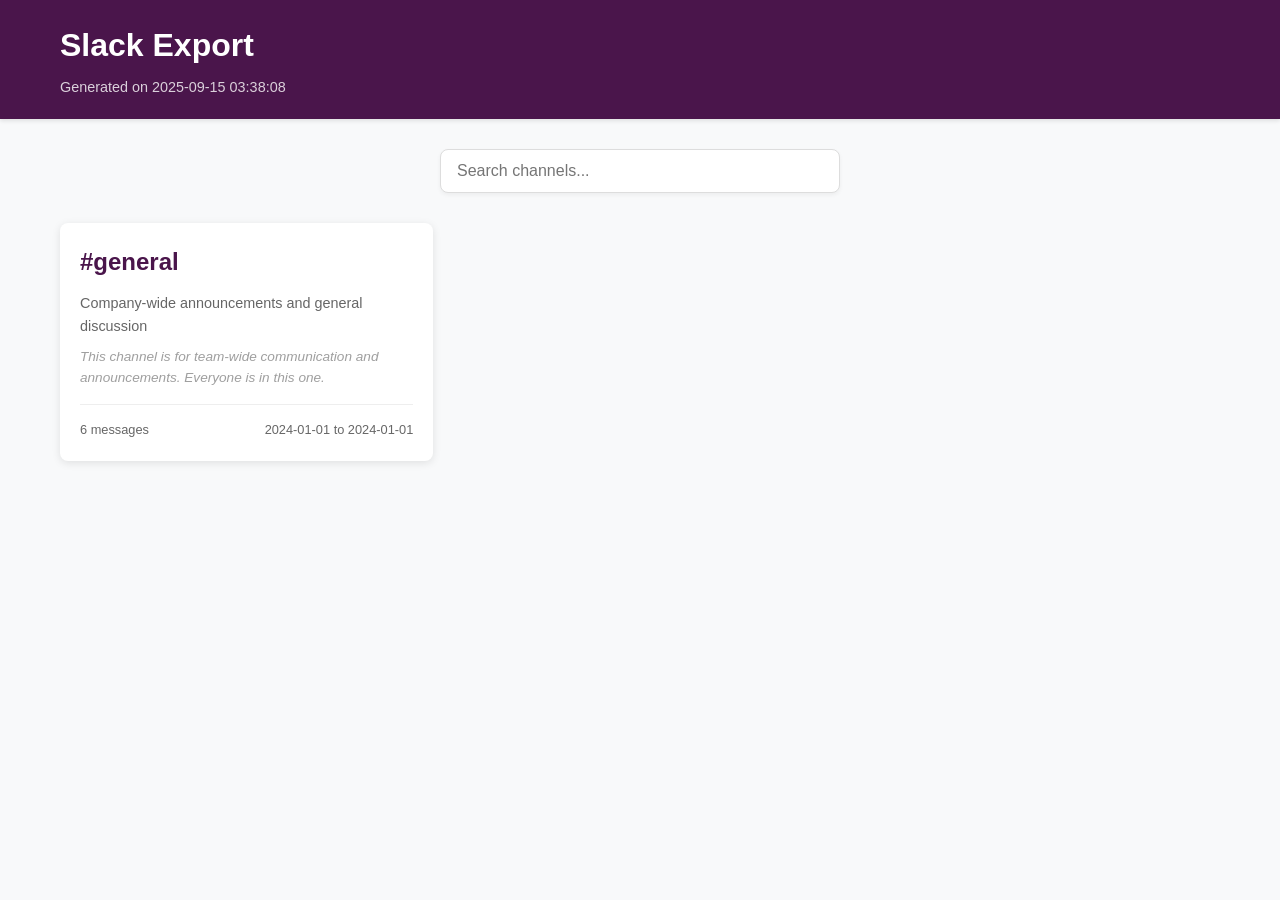
<file: test_output/index.html>
<!DOCTYPE html>
<html lang="en">
<head>
    <meta charset="UTF-8">
    <meta name="viewport" content="width=device-width, initial-scale=1.0">
    <title>Slack Export</title>
    <link rel="stylesheet" href="static/style.css">
</head>
<body>
    <header class="header">
        <div class="container">
            <h1>Slack Export</h1>
            <p class="subtitle">Generated on 2025-09-15 03:38:08</p>
        </div>
    </header>

    <main class="container">
        <div class="search-container">
            <input type="text" id="channelSearch" placeholder="Search channels..." class="search-input">
        </div>

        <div class="channels-grid">
            
            <div class="channel-card" data-channel-name="general">
                <h2 class="channel-name">
                    
                        <a href="general.html">#general</a>
                    
                </h2>
                
                
                <p class="channel-topic">Company-wide announcements and general discussion</p>
                
                
                
                <p class="channel-purpose">This channel is for team-wide communication and announcements. Everyone is in this one.</p>
                
                
                <div class="channel-stats">
                    <span class="message-count">6 messages</span>
                    
                    <span class="date-range">2024-01-01 to 2024-01-01</span>
                    
                </div>
            </div>
            
        </div>

        
    </main>

    <script src="static/script.js"></script>
</body>
</html>
</file>
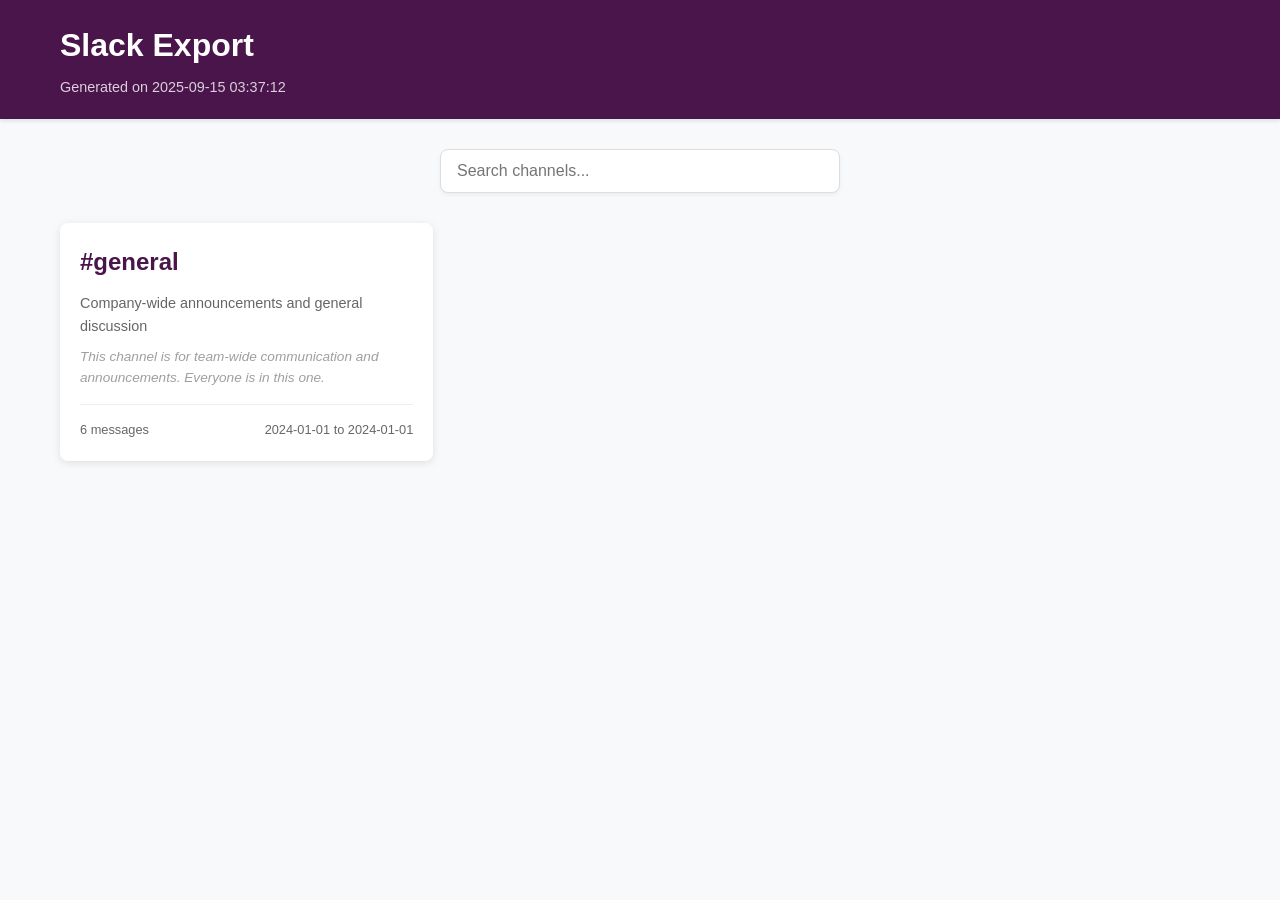
<file: test_output_combined/index.html>
<!DOCTYPE html>
<html lang="en">
<head>
    <meta charset="UTF-8">
    <meta name="viewport" content="width=device-width, initial-scale=1.0">
    <title>Slack Export</title>
    <link rel="stylesheet" href="static/style.css">
</head>
<body>
    <header class="header">
        <div class="container">
            <h1>Slack Export</h1>
            <p class="subtitle">Generated on 2025-09-15 03:37:12</p>
        </div>
    </header>

    <main class="container">
        <div class="search-container">
            <input type="text" id="channelSearch" placeholder="Search channels..." class="search-input">
        </div>

        <div class="channels-grid">
            
            <div class="channel-card" data-channel-name="general">
                <h2 class="channel-name">
                    
                        <a href="combined.html#general">#general</a>
                    
                </h2>
                
                
                <p class="channel-topic">Company-wide announcements and general discussion</p>
                
                
                
                <p class="channel-purpose">This channel is for team-wide communication and announcements. Everyone is in this one.</p>
                
                
                <div class="channel-stats">
                    <span class="message-count">6 messages</span>
                    
                    <span class="date-range">2024-01-01 to 2024-01-01</span>
                    
                </div>
            </div>
            
        </div>

        
    </main>

    <script src="static/script.js"></script>
</body>
</html>
</file>
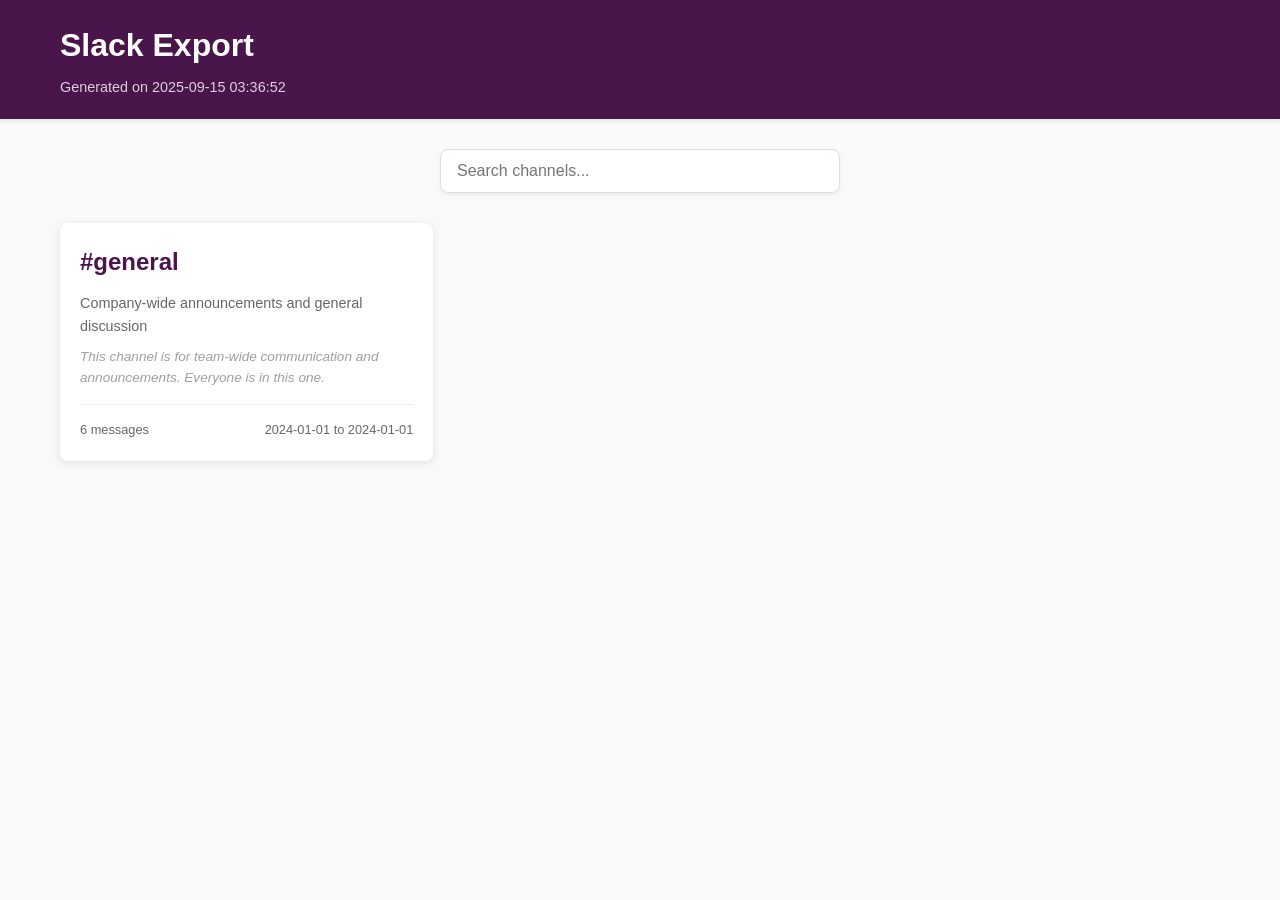
<file: test_output_fixed/index.html>
<!DOCTYPE html>
<html lang="en">
<head>
    <meta charset="UTF-8">
    <meta name="viewport" content="width=device-width, initial-scale=1.0">
    <title>Slack Export</title>
    <link rel="stylesheet" href="static/style.css">
</head>
<body>
    <header class="header">
        <div class="container">
            <h1>Slack Export</h1>
            <p class="subtitle">Generated on 2025-09-15 03:36:52</p>
        </div>
    </header>

    <main class="container">
        <div class="search-container">
            <input type="text" id="channelSearch" placeholder="Search channels..." class="search-input">
        </div>

        <div class="channels-grid">
            
            <div class="channel-card" data-channel-name="general">
                <h2 class="channel-name">
                    
                        <a href="general.html">#general</a>
                    
                </h2>
                
                
                <p class="channel-topic">Company-wide announcements and general discussion</p>
                
                
                
                <p class="channel-purpose">This channel is for team-wide communication and announcements. Everyone is in this one.</p>
                
                
                <div class="channel-stats">
                    <span class="message-count">6 messages</span>
                    
                    <span class="date-range">2024-01-01 to 2024-01-01</span>
                    
                </div>
            </div>
            
        </div>

        
    </main>

    <script src="static/script.js"></script>
</body>
</html>
</file>
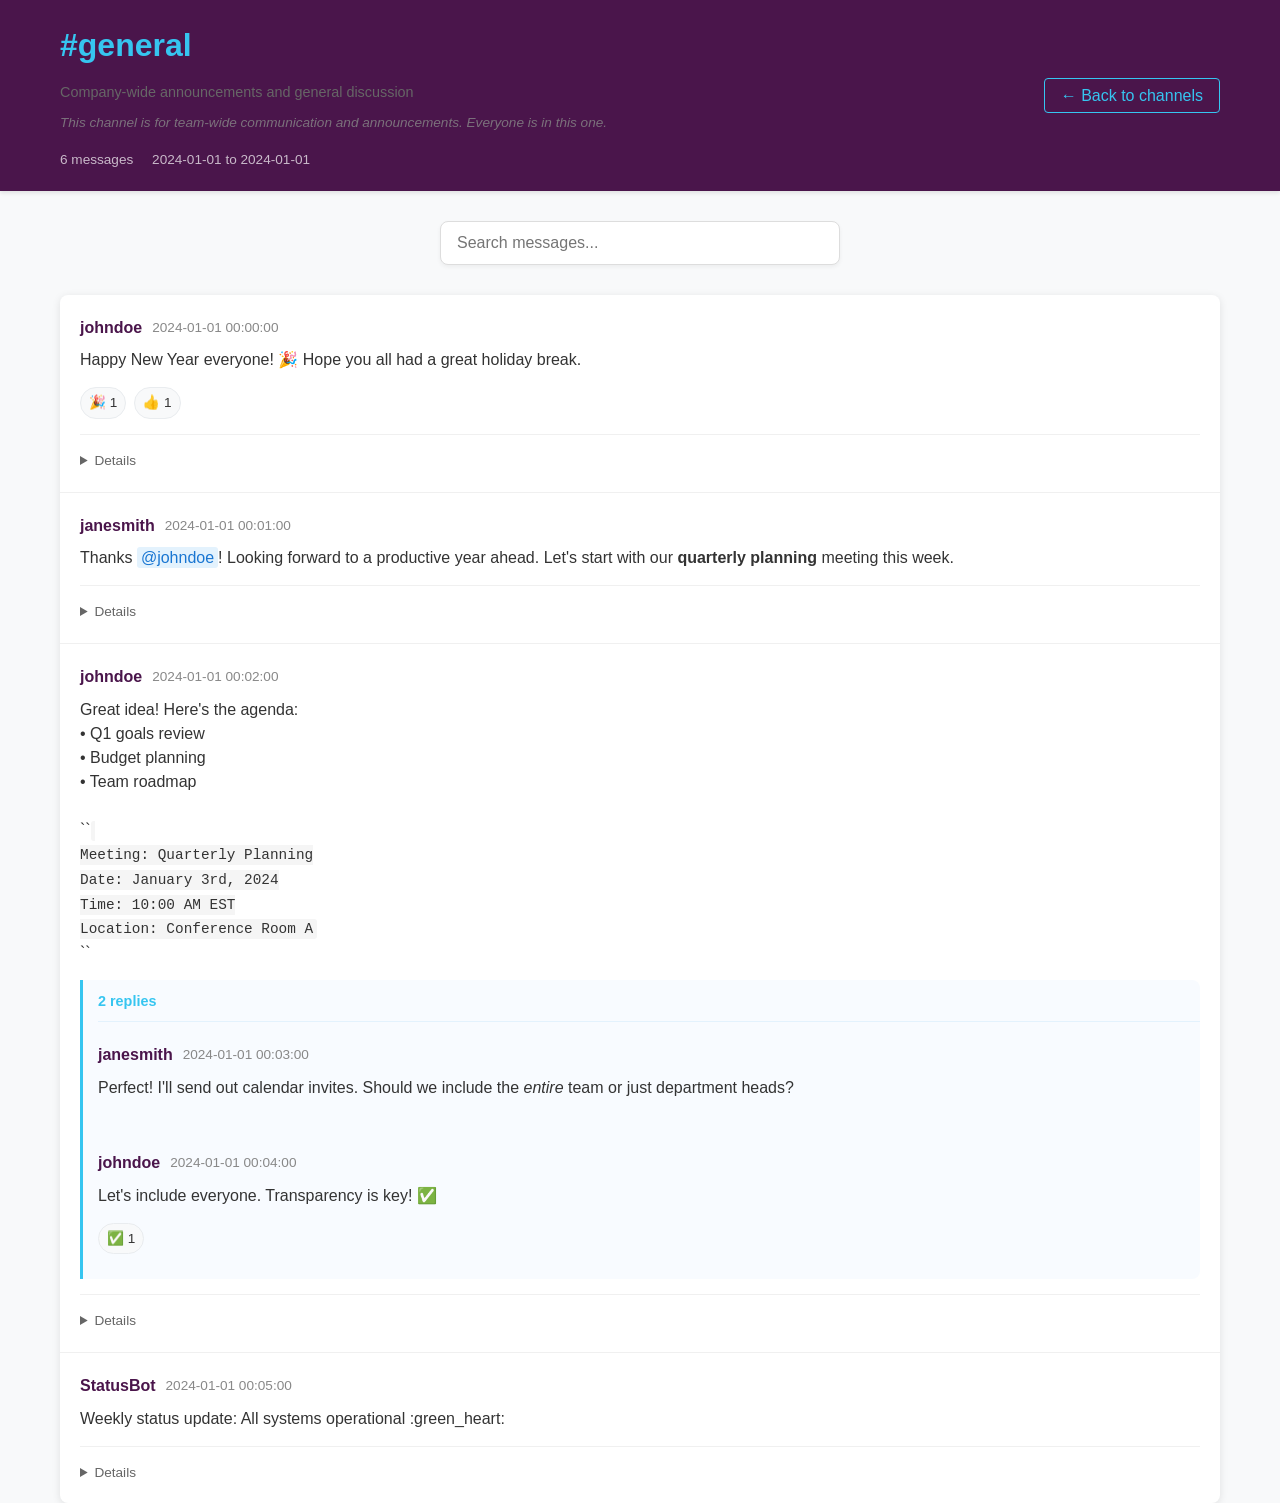
<file: test_output/general.html>
<!DOCTYPE html>
<html lang="en">
<head>
    <meta charset="UTF-8">
    <meta name="viewport" content="width=device-width, initial-scale=1.0">
    <title>#general - Slack Export</title>
    <link rel="stylesheet" href="static/style.css">
</head>
<body>
    <header class="header channel-header">
        <div class="container">
            <div class="channel-info">
                <h1>#general</h1>
                
                <p class="channel-topic">Company-wide announcements and general discussion</p>
                
                
                <p class="channel-purpose">This channel is for team-wide communication and announcements. Everyone is in this one.</p>
                
                <div class="channel-meta">
                    <span>6 messages</span>
                    
                    <span>2024-01-01 to 2024-01-01</span>
                    
                </div>
            </div>
            <div class="navigation">
                <a href="index.html" class="back-link">← Back to channels</a>
            </div>
        </div>
    </header>

    <main class="container">
        <div class="search-container">
            <input type="text" id="messageSearch" placeholder="Search messages..." class="search-input">
        </div>

        <div class="messages-container">
            
            <article class="message" data-ts="1704067200.000100" data-user="johndoe">
                <div class="message-header">
                    <span class="user-name">johndoe</span>
                    <time class="timestamp" datetime="1704067200.000100">2024-01-01 00:00:00</time>
                    
                    
                </div>
                
                <div class="message-content">
                    
                    <div class="message-text">Happy New Year everyone! 🎉 Hope you all had a great holiday break.</div>
                    
                    
                    
                    
                    
                    <div class="reactions">
                        
                        <span class="reaction" title="janesmith">
                            🎉 1
                        </span>
                        
                        <span class="reaction" title="janesmith">
                            👍 1
                        </span>
                        
                    </div>
                    
                    
                    
                </div>
                
                <details class="message-details">
                    <summary>Details</summary>
                    <pre class="raw-json">{
  "client_msg_id": "12345678-1234-1234-1234-123456789012",
  "reactions": [
    {
      "count": 1,
      "name": "tada",
      "users": [
        "U987654321"
      ]
    },
    {
      "count": 1,
      "name": "thumbsup",
      "users": [
        "U987654321"
      ]
    }
  ],
  "team": "T123456789",
  "text": "Happy New Year everyone! :tada: Hope you all had a great holiday break.",
  "ts": "1704067200.000100",
  "type": "message",
  "user": "U123456789"
}</pre>
                </details>
            </article>
            
            <article class="message" data-ts="1704067260.000200" data-user="janesmith">
                <div class="message-header">
                    <span class="user-name">janesmith</span>
                    <time class="timestamp" datetime="1704067260.000200">2024-01-01 00:01:00</time>
                    
                    
                </div>
                
                <div class="message-content">
                    
                    <div class="message-text">Thanks <span class="user-mention">@johndoe</span>! Looking forward to a productive year ahead. Let&#x27;s start with our <strong>quarterly planning</strong> meeting this week.</div>
                    
                    
                    
                    
                    
                    
                    
                </div>
                
                <details class="message-details">
                    <summary>Details</summary>
                    <pre class="raw-json">{
  "client_msg_id": "87654321-4321-4321-4321-210987654321",
  "team": "T123456789",
  "text": "Thanks \u003c@U123456789\u003e! Looking forward to a productive year ahead. Let\u0027s start with our *quarterly planning* meeting this week.",
  "ts": "1704067260.000200",
  "type": "message",
  "user": "U987654321"
}</pre>
                </details>
            </article>
            
            <article class="message" data-ts="1704067320.000300" data-user="johndoe">
                <div class="message-header">
                    <span class="user-name">johndoe</span>
                    <time class="timestamp" datetime="1704067320.000300">2024-01-01 00:02:00</time>
                    
                    
                </div>
                
                <div class="message-content">
                    
                    <div class="message-text">Great idea! Here&#x27;s the agenda:<br>
• Q1 goals review<br>
• Budget planning<br>
• Team roadmap<br>
<br>
``<code><br>
Meeting: Quarterly Planning<br>
Date: January 3rd, 2024<br>
Time: 10:00 AM EST<br>
Location: Conference Room A<br>
</code>``</div>
                    
                    
                    
                    
                    
                    
                    
                    <div class="thread-replies">
                        <div class="thread-header">
                            <span class="thread-count">2 replies</span>
                        </div>
                        
                        <div class="reply-message">
                            <div class="message-header">
                                <span class="user-name">janesmith</span>
                                <time class="timestamp" datetime="1704067380.000400">2024-01-01 00:03:00</time>
                                
                            </div>
                            
                            <div class="message-text">Perfect! I&#x27;ll send out calendar invites. Should we include the <em>entire</em> team or just department heads?</div>
                            
                            
                        </div>
                        
                        <div class="reply-message">
                            <div class="message-header">
                                <span class="user-name">johndoe</span>
                                <time class="timestamp" datetime="1704067440.000500">2024-01-01 00:04:00</time>
                                
                            </div>
                            
                            <div class="message-text">Let&#x27;s include everyone. Transparency is key! ✅</div>
                            
                            
                            <div class="reactions">
                                
                                <span class="reaction" title="janesmith">
                                    ✅ 1
                                </span>
                                
                            </div>
                            
                        </div>
                        
                    </div>
                    
                </div>
                
                <details class="message-details">
                    <summary>Details</summary>
                    <pre class="raw-json">{
  "client_msg_id": "11111111-2222-3333-4444-555555555555",
  "team": "T123456789",
  "text": "Great idea! Here\u0027s the agenda:\n\u2022 Q1 goals review\n\u2022 Budget planning\n\u2022 Team roadmap\n\n```\nMeeting: Quarterly Planning\nDate: January 3rd, 2024\nTime: 10:00 AM EST\nLocation: Conference Room A\n```",
  "thread_ts": "1704067320.000300",
  "ts": "1704067320.000300",
  "type": "message",
  "user": "U123456789"
}</pre>
                </details>
            </article>
            
            <article class="message" data-ts="1704067500.000600" data-user="statusbot">
                <div class="message-header">
                    <span class="user-name">StatusBot</span>
                    <time class="timestamp" datetime="1704067500.000600">2024-01-01 00:05:00</time>
                    
                    
                </div>
                
                <div class="message-content">
                    
                    <div class="message-text">Weekly status update: All systems operational :green_heart:</div>
                    
                    
                    
                    
                    
                    
                    
                </div>
                
                <details class="message-details">
                    <summary>Details</summary>
                    <pre class="raw-json">{
  "bot_id": "B123456789",
  "bot_profile": {
    "app_id": "A123456789",
    "deleted": false,
    "icons": {
      "image_36": "https://example.com/bot_36.png",
      "image_48": "https://example.com/bot_48.png",
      "image_72": "https://example.com/bot_72.png"
    },
    "id": "B123456789",
    "name": "StatusBot",
    "team_id": "T123456789",
    "updated": 1234567890
  },
  "team": "T123456789",
  "text": "Weekly status update: All systems operational :green_heart:",
  "ts": "1704067500.000600",
  "type": "message",
  "username": "StatusBot"
}</pre>
                </details>
            </article>
            
        </div>

        
    </main>

    <script src="static/script.js"></script>
</body>
</html>
</file>
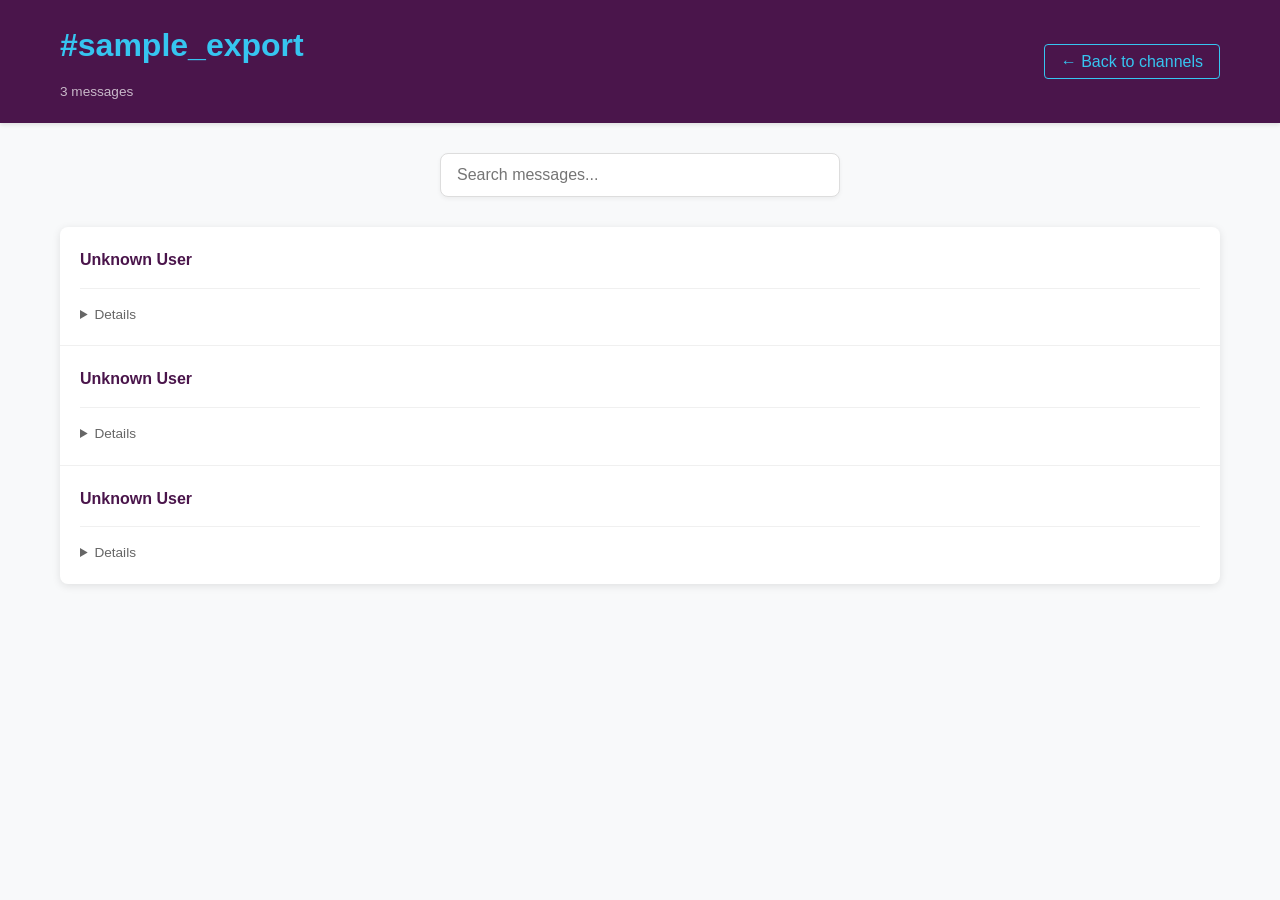
<file: test_output/sample_export.html>
<!DOCTYPE html>
<html lang="en">
<head>
    <meta charset="UTF-8">
    <meta name="viewport" content="width=device-width, initial-scale=1.0">
    <title>#sample_export - Slack Export</title>
    <link rel="stylesheet" href="static/style.css">
</head>
<body>
    <header class="header channel-header">
        <div class="container">
            <div class="channel-info">
                <h1>#sample_export</h1>
                
                
                <div class="channel-meta">
                    <span>3 messages</span>
                    
                </div>
            </div>
            <div class="navigation">
                <a href="index.html" class="back-link">← Back to channels</a>
            </div>
        </div>
    </header>

    <main class="container">
        <div class="search-container">
            <input type="text" id="messageSearch" placeholder="Search messages..." class="search-input">
        </div>

        <div class="messages-container">
            
            <article class="message" data-ts="" data-user="unknown user">
                <div class="message-header">
                    <span class="user-name">Unknown User</span>
                    <time class="timestamp" datetime=""></time>
                    
                    
                </div>
                
                <div class="message-content">
                    
                    
                    
                    
                    
                    
                    
                </div>
                
                <details class="message-details">
                    <summary>Details</summary>
                    <pre class="raw-json">{
  "created": 1234567890,
  "creator": "U123456789",
  "id": "C123456789",
  "is_archived": false,
  "is_general": true,
  "members": [
    "U123456789",
    "U987654321"
  ],
  "name": "general",
  "purpose": {
    "creator": "U123456789",
    "last_set": 1234567890,
    "value": "This channel is for team-wide communication and announcements. Everyone is in this one."
  },
  "topic": {
    "creator": "U123456789",
    "last_set": 1234567890,
    "value": "Company-wide announcements and general discussion"
  }
}</pre>
                </details>
            </article>
            
            <article class="message" data-ts="" data-user="unknown user">
                <div class="message-header">
                    <span class="user-name">Unknown User</span>
                    <time class="timestamp" datetime=""></time>
                    
                    
                </div>
                
                <div class="message-content">
                    
                    
                    
                    
                    
                    
                    
                </div>
                
                <details class="message-details">
                    <summary>Details</summary>
                    <pre class="raw-json">{
  "color": "9f69e7",
  "deleted": false,
  "has_2fa": false,
  "id": "U123456789",
  "is_admin": true,
  "is_app_user": false,
  "is_bot": false,
  "is_owner": false,
  "is_primary_owner": false,
  "is_restricted": false,
  "is_ultra_restricted": false,
  "name": "john.doe",
  "profile": {
    "avatar_hash": "abc123",
    "display_name": "johndoe",
    "display_name_normalized": "johndoe",
    "email": "john.doe@example.com",
    "image_192": "https://example.com/avatar1_192.jpg",
    "image_24": "https://example.com/avatar1_24.jpg",
    "image_32": "https://example.com/avatar1_32.jpg",
    "image_48": "https://example.com/avatar1_48.jpg",
    "image_512": "https://example.com/avatar1_512.jpg",
    "image_72": "https://example.com/avatar1_72.jpg",
    "image_original": "https://example.com/avatar1.jpg",
    "real_name": "John Doe",
    "real_name_normalized": "John Doe",
    "status_emoji": "",
    "status_text": "",
    "team": "T123456789"
  },
  "real_name": "John Doe",
  "team_id": "T123456789",
  "tz": "America/New_York",
  "tz_label": "Eastern Standard Time",
  "tz_offset": -18000,
  "updated": 1234567890
}</pre>
                </details>
            </article>
            
            <article class="message" data-ts="" data-user="unknown user">
                <div class="message-header">
                    <span class="user-name">Unknown User</span>
                    <time class="timestamp" datetime=""></time>
                    
                    
                </div>
                
                <div class="message-content">
                    
                    
                    
                    
                    
                    
                    
                </div>
                
                <details class="message-details">
                    <summary>Details</summary>
                    <pre class="raw-json">{
  "color": "e7392d",
  "deleted": false,
  "has_2fa": true,
  "id": "U987654321",
  "is_admin": false,
  "is_app_user": false,
  "is_bot": false,
  "is_owner": false,
  "is_primary_owner": false,
  "is_restricted": false,
  "is_ultra_restricted": false,
  "name": "jane.smith",
  "profile": {
    "avatar_hash": "def456",
    "display_name": "janesmith",
    "display_name_normalized": "janesmith",
    "email": "jane.smith@example.com",
    "image_192": "https://example.com/avatar2_192.jpg",
    "image_24": "https://example.com/avatar2_24.jpg",
    "image_32": "https://example.com/avatar2_32.jpg",
    "image_48": "https://example.com/avatar2_48.jpg",
    "image_512": "https://example.com/avatar2_512.jpg",
    "image_72": "https://example.com/avatar2_72.jpg",
    "image_original": "https://example.com/avatar2.jpg",
    "real_name": "Jane Smith",
    "real_name_normalized": "Jane Smith",
    "status_emoji": ":house_with_garden:",
    "status_text": "Working remotely",
    "team": "T123456789"
  },
  "real_name": "Jane Smith",
  "team_id": "T123456789",
  "tz": "America/Los_Angeles",
  "tz_label": "Pacific Standard Time",
  "tz_offset": -28800,
  "updated": 1234567891
}</pre>
                </details>
            </article>
            
        </div>

        
    </main>

    <script src="static/script.js"></script>
</body>
</html>
</file>
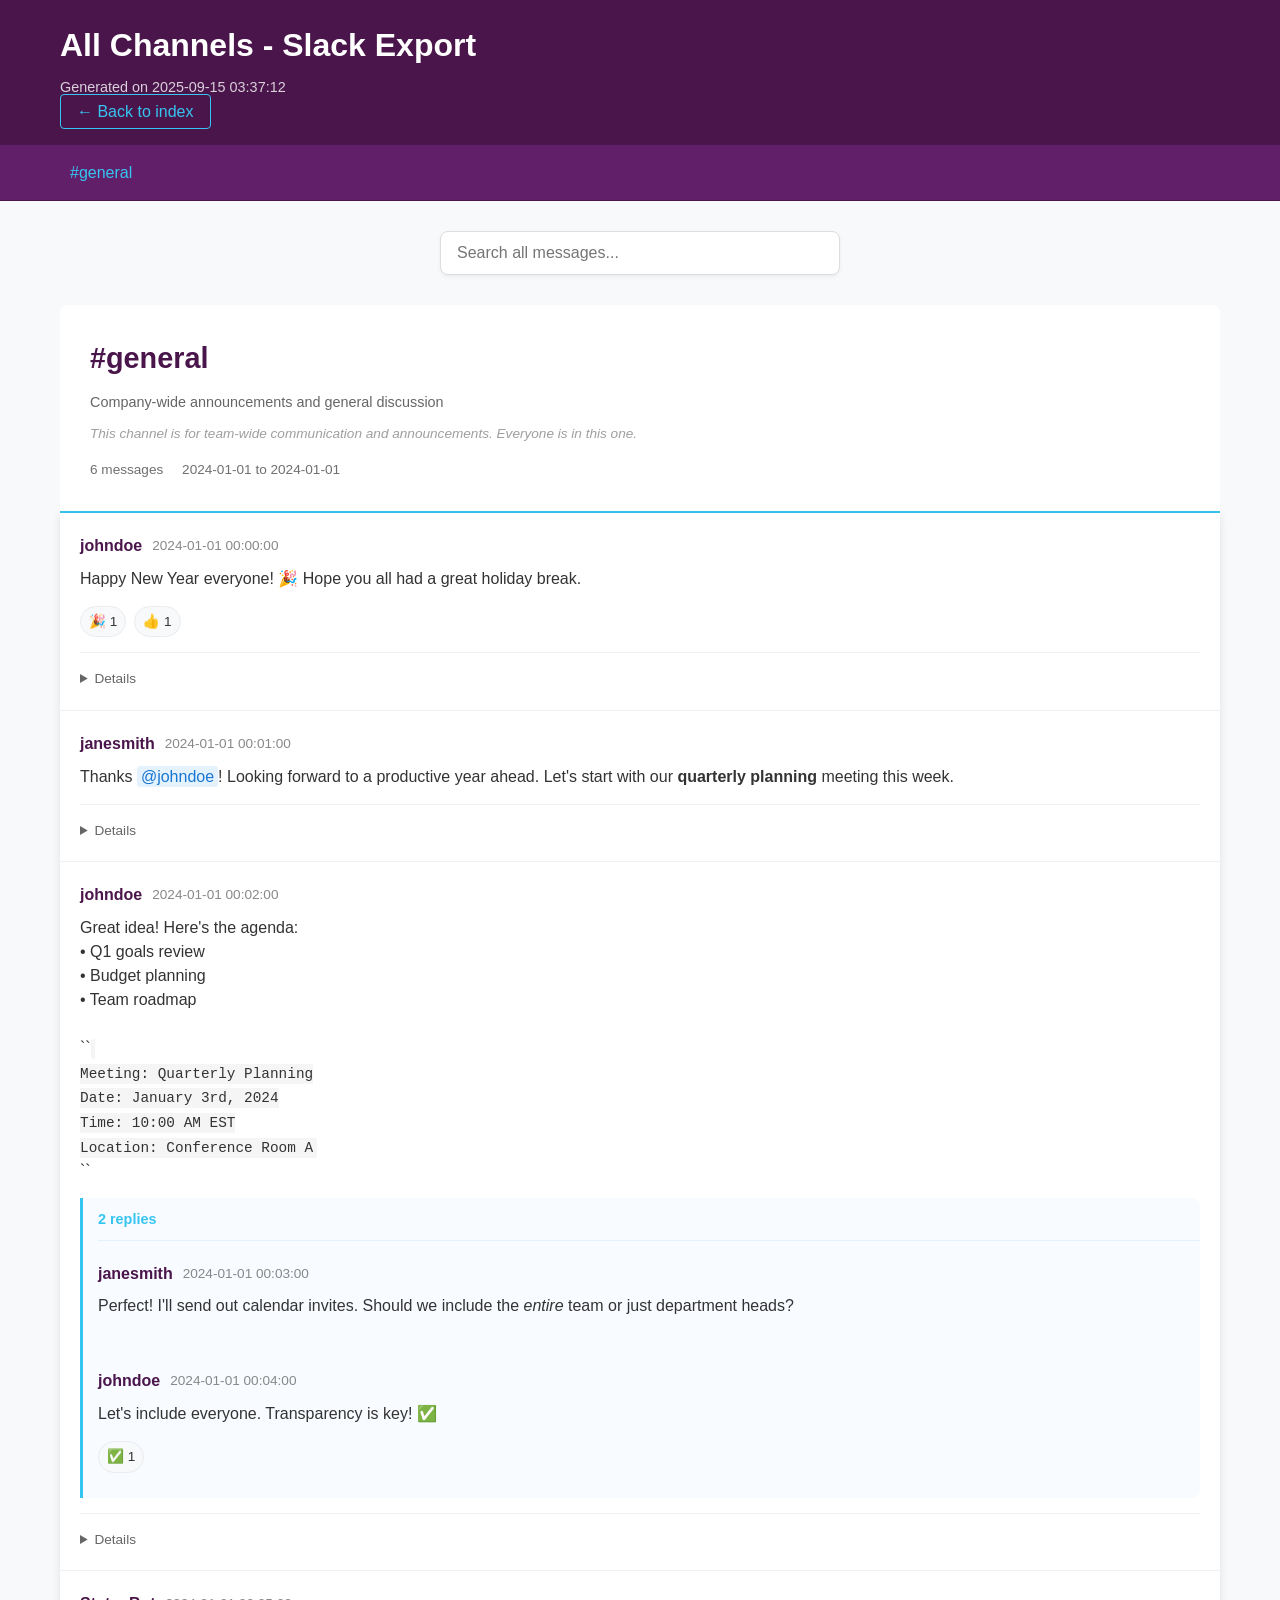
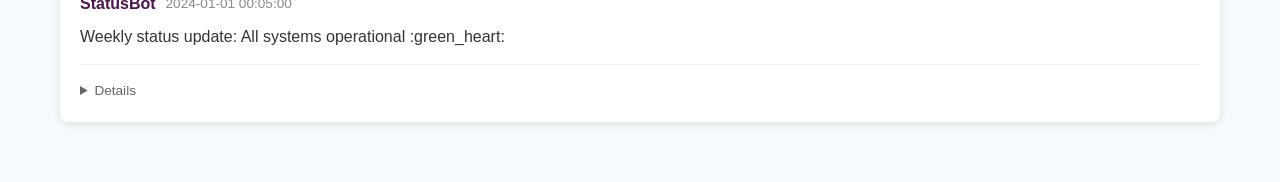
<file: test_output_combined/combined.html>
<!DOCTYPE html>
<html lang="en">
<head>
    <meta charset="UTF-8">
    <meta name="viewport" content="width=device-width, initial-scale=1.0">
    <title>All Channels - Slack Export</title>
    <link rel="stylesheet" href="static/style.css">
</head>
<body>
    <header class="header">
        <div class="container">
            <h1>All Channels - Slack Export</h1>
            <p class="subtitle">Generated on 2025-09-15 03:37:12</p>
            <div class="navigation">
                <a href="index.html" class="back-link">← Back to index</a>
            </div>
        </div>
    </header>

    <nav class="channel-nav">
        <div class="container">
            <ul class="channel-list">
                
                <li><a href="#general">#general</a></li>
                
            </ul>
        </div>
    </nav>

    <main class="container">
        <div class="search-container">
            <input type="text" id="messageSearch" placeholder="Search all messages..." class="search-input">
        </div>

        
        <section class="channel-section" id="general">
            <header class="channel-section-header">
                <h2>#general</h2>
                
                <p class="channel-topic">Company-wide announcements and general discussion</p>
                
                
                <p class="channel-purpose">This channel is for team-wide communication and announcements. Everyone is in this one.</p>
                
                <div class="channel-meta">
                    <span>6 messages</span>
                    
                    <span>2024-01-01 to 2024-01-01</span>
                    
                </div>
            </header>

            <div class="messages-container">
                
                <article class="message" data-ts="1704067200.000100" data-user="johndoe" data-channel="general">
                    <div class="message-header">
                        <span class="user-name">johndoe</span>
                        <time class="timestamp" datetime="1704067200.000100">2024-01-01 00:00:00</time>
                        
                        
                    </div>
                    
                    <div class="message-content">
                        
                        <div class="message-text">Happy New Year everyone! 🎉 Hope you all had a great holiday break.</div>
                        
                        
                        
                        
                        
                        <div class="reactions">
                            
                            <span class="reaction" title="janesmith">
                                🎉 1
                            </span>
                            
                            <span class="reaction" title="janesmith">
                                👍 1
                            </span>
                            
                        </div>
                        
                        
                        
                    </div>
                    
                    <details class="message-details">
                        <summary>Details</summary>
                        <pre class="raw-json">{
  "client_msg_id": "12345678-1234-1234-1234-123456789012",
  "reactions": [
    {
      "count": 1,
      "name": "tada",
      "users": [
        "U987654321"
      ]
    },
    {
      "count": 1,
      "name": "thumbsup",
      "users": [
        "U987654321"
      ]
    }
  ],
  "team": "T123456789",
  "text": "Happy New Year everyone! :tada: Hope you all had a great holiday break.",
  "ts": "1704067200.000100",
  "type": "message",
  "user": "U123456789"
}</pre>
                    </details>
                </article>
                
                <article class="message" data-ts="1704067260.000200" data-user="janesmith" data-channel="general">
                    <div class="message-header">
                        <span class="user-name">janesmith</span>
                        <time class="timestamp" datetime="1704067260.000200">2024-01-01 00:01:00</time>
                        
                        
                    </div>
                    
                    <div class="message-content">
                        
                        <div class="message-text">Thanks <span class="user-mention">@johndoe</span>! Looking forward to a productive year ahead. Let&#x27;s start with our <strong>quarterly planning</strong> meeting this week.</div>
                        
                        
                        
                        
                        
                        
                        
                    </div>
                    
                    <details class="message-details">
                        <summary>Details</summary>
                        <pre class="raw-json">{
  "client_msg_id": "87654321-4321-4321-4321-210987654321",
  "team": "T123456789",
  "text": "Thanks \u003c@U123456789\u003e! Looking forward to a productive year ahead. Let\u0027s start with our *quarterly planning* meeting this week.",
  "ts": "1704067260.000200",
  "type": "message",
  "user": "U987654321"
}</pre>
                    </details>
                </article>
                
                <article class="message" data-ts="1704067320.000300" data-user="johndoe" data-channel="general">
                    <div class="message-header">
                        <span class="user-name">johndoe</span>
                        <time class="timestamp" datetime="1704067320.000300">2024-01-01 00:02:00</time>
                        
                        
                    </div>
                    
                    <div class="message-content">
                        
                        <div class="message-text">Great idea! Here&#x27;s the agenda:<br>
• Q1 goals review<br>
• Budget planning<br>
• Team roadmap<br>
<br>
``<code><br>
Meeting: Quarterly Planning<br>
Date: January 3rd, 2024<br>
Time: 10:00 AM EST<br>
Location: Conference Room A<br>
</code>``</div>
                        
                        
                        
                        
                        
                        
                        
                        <div class="thread-replies">
                            <div class="thread-header">
                                <span class="thread-count">2 replies</span>
                            </div>
                            
                            <div class="reply-message">
                                <div class="message-header">
                                    <span class="user-name">janesmith</span>
                                    <time class="timestamp" datetime="1704067380.000400">2024-01-01 00:03:00</time>
                                    
                                </div>
                                
                                <div class="message-text">Perfect! I&#x27;ll send out calendar invites. Should we include the <em>entire</em> team or just department heads?</div>
                                
                                
                            </div>
                            
                            <div class="reply-message">
                                <div class="message-header">
                                    <span class="user-name">johndoe</span>
                                    <time class="timestamp" datetime="1704067440.000500">2024-01-01 00:04:00</time>
                                    
                                </div>
                                
                                <div class="message-text">Let&#x27;s include everyone. Transparency is key! ✅</div>
                                
                                
                                <div class="reactions">
                                    
                                    <span class="reaction" title="janesmith">
                                        ✅ 1
                                    </span>
                                    
                                </div>
                                
                            </div>
                            
                        </div>
                        
                    </div>
                    
                    <details class="message-details">
                        <summary>Details</summary>
                        <pre class="raw-json">{
  "client_msg_id": "11111111-2222-3333-4444-555555555555",
  "team": "T123456789",
  "text": "Great idea! Here\u0027s the agenda:\n\u2022 Q1 goals review\n\u2022 Budget planning\n\u2022 Team roadmap\n\n```\nMeeting: Quarterly Planning\nDate: January 3rd, 2024\nTime: 10:00 AM EST\nLocation: Conference Room A\n```",
  "thread_ts": "1704067320.000300",
  "ts": "1704067320.000300",
  "type": "message",
  "user": "U123456789"
}</pre>
                    </details>
                </article>
                
                <article class="message" data-ts="1704067500.000600" data-user="statusbot" data-channel="general">
                    <div class="message-header">
                        <span class="user-name">StatusBot</span>
                        <time class="timestamp" datetime="1704067500.000600">2024-01-01 00:05:00</time>
                        
                        
                    </div>
                    
                    <div class="message-content">
                        
                        <div class="message-text">Weekly status update: All systems operational :green_heart:</div>
                        
                        
                        
                        
                        
                        
                        
                    </div>
                    
                    <details class="message-details">
                        <summary>Details</summary>
                        <pre class="raw-json">{
  "bot_id": "B123456789",
  "bot_profile": {
    "app_id": "A123456789",
    "deleted": false,
    "icons": {
      "image_36": "https://example.com/bot_36.png",
      "image_48": "https://example.com/bot_48.png",
      "image_72": "https://example.com/bot_72.png"
    },
    "id": "B123456789",
    "name": "StatusBot",
    "team_id": "T123456789",
    "updated": 1234567890
  },
  "team": "T123456789",
  "text": "Weekly status update: All systems operational :green_heart:",
  "ts": "1704067500.000600",
  "type": "message",
  "username": "StatusBot"
}</pre>
                    </details>
                </article>
                
            </div>
        </section>
        

        
    </main>

    <script src="static/script.js"></script>
</body>
</html>
</file>
<file: test_output/static/style.css>
/* Reset and base styles */
* {
    margin: 0;
    padding: 0;
    box-sizing: border-box;
}

body {
    font-family: -apple-system, BlinkMacSystemFont, 'Segoe UI', 'Roboto', 'Oxygen', 'Ubuntu', 'Cantarell', sans-serif;
    line-height: 1.6;
    color: #333;
    background-color: #f8f9fa;
}

.container {
    max-width: 1200px;
    margin: 0 auto;
    padding: 0 20px;
}

/* Header */
.header {
    background: #4a154b;
    color: white;
    padding: 20px 0;
    box-shadow: 0 2px 4px rgba(0,0,0,0.1);
}

.header h1 {
    font-size: 2rem;
    font-weight: 700;
    margin-bottom: 5px;
}

.subtitle {
    opacity: 0.8;
    font-size: 0.9rem;
}

.channel-header .container {
    display: flex;
    justify-content: space-between;
    align-items: center;
    flex-wrap: wrap;
    gap: 20px;
}

.channel-info h1 {
    color: #36c5f0;
    margin-bottom: 10px;
}

.channel-topic {
    font-weight: 600;
    margin-bottom: 5px;
}

.channel-purpose {
    opacity: 0.8;
    font-style: italic;
    margin-bottom: 10px;
}

.channel-meta {
    font-size: 0.85rem;
    opacity: 0.7;
}

.channel-meta span {
    margin-right: 15px;
}

.back-link {
    color: #36c5f0;
    text-decoration: none;
    font-weight: 500;
    padding: 8px 16px;
    border: 1px solid #36c5f0;
    border-radius: 4px;
    transition: all 0.2s;
}

.back-link:hover {
    background-color: #36c5f0;
    color: white;
}

/* Navigation */
.channel-nav {
    background: #611f69;
    padding: 15px 0;
    border-bottom: 1px solid #4a154b;
}

.channel-list {
    display: flex;
    flex-wrap: wrap;
    gap: 10px;
    list-style: none;
}

.channel-list a {
    color: #36c5f0;
    text-decoration: none;
    padding: 5px 10px;
    border-radius: 4px;
    transition: background-color 0.2s;
}

.channel-list a:hover {
    background-color: rgba(54, 197, 240, 0.1);
}

/* Search */
.search-container {
    margin: 30px 0;
    text-align: center;
}

.search-input {
    width: 100%;
    max-width: 400px;
    padding: 12px 16px;
    border: 1px solid #ddd;
    border-radius: 8px;
    font-size: 1rem;
    background: white;
    box-shadow: 0 2px 4px rgba(0,0,0,0.05);
}

.search-input:focus {
    outline: none;
    border-color: #36c5f0;
    box-shadow: 0 0 0 3px rgba(54, 197, 240, 0.1);
}

/* Channel grid */
.channels-grid {
    display: grid;
    grid-template-columns: repeat(auto-fill, minmax(300px, 1fr));
    gap: 20px;
    margin-bottom: 40px;
}

.channel-card {
    background: white;
    border-radius: 8px;
    padding: 20px;
    box-shadow: 0 2px 8px rgba(0,0,0,0.1);
    transition: transform 0.2s, box-shadow 0.2s;
}

.channel-card:hover {
    transform: translateY(-2px);
    box-shadow: 0 4px 16px rgba(0,0,0,0.15);
}

.channel-name {
    margin-bottom: 10px;
}

.channel-name a {
    color: #4a154b;
    text-decoration: none;
    font-weight: 600;
}

.channel-name a:hover {
    color: #36c5f0;
}

.channel-topic {
    color: #666;
    font-size: 0.9rem;
    margin-bottom: 8px;
    font-weight: 500;
}

.channel-purpose {
    color: #888;
    font-size: 0.85rem;
    font-style: italic;
    margin-bottom: 15px;
}

.channel-stats {
    display: flex;
    justify-content: space-between;
    align-items: center;
    font-size: 0.8rem;
    color: #666;
    border-top: 1px solid #eee;
    padding-top: 15px;
}

/* Messages */
.messages-container {
    background: white;
    border-radius: 8px;
    overflow: hidden;
    box-shadow: 0 2px 8px rgba(0,0,0,0.1);
}

.message {
    border-bottom: 1px solid #f0f0f0;
    padding: 20px;
    transition: background-color 0.2s;
}

.message:hover {
    background-color: #fafafa;
}

.message:last-child {
    border-bottom: none;
}

.message-header {
    display: flex;
    align-items: center;
    gap: 10px;
    margin-bottom: 8px;
    flex-wrap: wrap;
}

.user-name {
    font-weight: 600;
    color: #4a154b;
}

.timestamp {
    color: #888;
    font-size: 0.85rem;
}

.edited-indicator {
    color: #666;
    font-size: 0.8rem;
    font-style: italic;
}

.subtype {
    background: #e1f5fe;
    color: #0277bd;
    padding: 2px 6px;
    border-radius: 4px;
    font-size: 0.75rem;
    font-weight: 500;
}

.message-content {
    margin-left: 0;
}

.message-text {
    margin-bottom: 15px;
    line-height: 1.5;
}

.message-text p {
    margin-bottom: 10px;
}

.message-text code {
    background: #f5f5f5;
    padding: 2px 4px;
    border-radius: 3px;
    font-family: 'Monaco', 'Consolas', 'Courier New', monospace;
    font-size: 0.9em;
}

.message-text pre {
    background: #f5f5f5;
    padding: 15px;
    border-radius: 4px;
    overflow-x: auto;
    margin: 10px 0;
}

.message-text blockquote {
    border-left: 4px solid #36c5f0;
    padding-left: 15px;
    margin: 10px 0;
    color: #666;
    font-style: italic;
}

.user-mention {
    background: #e3f2fd;
    color: #1976d2;
    padding: 2px 4px;
    border-radius: 3px;
    font-weight: 500;
}

/* Files and attachments */
.message-files {
    margin: 15px 0;
}

.file-attachment {
    margin-bottom: 10px;
}

.attached-image {
    max-width: 100%;
    max-height: 400px;
    border-radius: 8px;
    box-shadow: 0 2px 8px rgba(0,0,0,0.1);
}

.file-link {
    display: inline-flex;
    align-items: center;
    gap: 8px;
    padding: 8px 12px;
    background: #f8f9fa;
    border: 1px solid #e9ecef;
    border-radius: 6px;
    text-decoration: none;
    color: #495057;
    transition: all 0.2s;
}

.file-link:hover {
    background: #e9ecef;
    border-color: #dee2e6;
}

.file-icon {
    font-size: 1.1em;
}

.file-name {
    font-weight: 500;
}

.file-size {
    color: #6c757d;
    font-size: 0.9em;
}

/* Reactions */
.reactions {
    display: flex;
    flex-wrap: wrap;
    gap: 8px;
    margin: 15px 0;
}

.reaction {
    background: #f8f9fa;
    border: 1px solid #e9ecef;
    border-radius: 16px;
    padding: 4px 8px;
    font-size: 0.85rem;
    cursor: help;
    transition: all 0.2s;
}

.reaction:hover {
    background: #e9ecef;
    border-color: #dee2e6;
}

/* Threads */
.thread-replies {
    margin-top: 15px;
    border-left: 3px solid #36c5f0;
    padding-left: 15px;
    background: #f8fbff;
    border-radius: 0 8px 8px 0;
}

.thread-header {
    margin-bottom: 10px;
    padding: 8px 0;
    border-bottom: 1px solid #e3f2fd;
}

.thread-count {
    color: #36c5f0;
    font-weight: 600;
    font-size: 0.9rem;
}

.reply-message {
    margin-bottom: 15px;
    padding: 10px 0;
}

.reply-message:last-child {
    margin-bottom: 0;
}

/* Details disclosure */
.message-details {
    margin-top: 15px;
    border-top: 1px solid #f0f0f0;
    padding-top: 15px;
}

.message-details summary {
    cursor: pointer;
    font-size: 0.85rem;
    color: #666;
    font-weight: 500;
}

.message-details summary:hover {
    color: #36c5f0;
}

.raw-json {
    background: #f8f9fa;
    border: 1px solid #e9ecef;
    border-radius: 4px;
    padding: 15px;
    font-size: 0.8rem;
    overflow-x: auto;
    margin-top: 10px;
    font-family: 'Monaco', 'Consolas', 'Courier New', monospace;
}

/* Channel sections (for combined view) */
.channel-section {
    margin-bottom: 60px;
}

.channel-section-header {
    background: white;
    padding: 30px;
    border-radius: 8px 8px 0 0;
    border-bottom: 2px solid #36c5f0;
    margin-bottom: 0;
}

.channel-section-header h2 {
    color: #4a154b;
    font-size: 1.8rem;
    margin-bottom: 10px;
}

.channel-section .messages-container {
    border-radius: 0 0 8px 8px;
}

/* Empty state */
.empty-state {
    text-align: center;
    padding: 60px 20px;
    color: #666;
    background: white;
    border-radius: 8px;
    box-shadow: 0 2px 8px rgba(0,0,0,0.1);
}

/* Hidden class for search */
.hidden {
    display: none !important;
}

/* Responsive design */
@media (max-width: 768px) {
    .container {
        padding: 0 15px;
    }
    
    .header h1 {
        font-size: 1.5rem;
    }
    
    .channel-header .container {
        flex-direction: column;
        align-items: flex-start;
        gap: 15px;
    }
    
    .channels-grid {
        grid-template-columns: 1fr;
    }
    
    .channel-stats {
        flex-direction: column;
        align-items: flex-start;
        gap: 5px;
    }
    
    .message-header {
        flex-direction: column;
        align-items: flex-start;
        gap: 5px;
    }
    
    .channel-list {
        justify-content: center;
    }
}

@media (max-width: 480px) {
    .message {
        padding: 15px;
    }
    
    .thread-replies {
        padding-left: 10px;
    }
    
    .raw-json {
        font-size: 0.7rem;
        padding: 10px;
    }
}
</file>
<file: test_output_combined/static/style.css>
/* Reset and base styles */
* {
    margin: 0;
    padding: 0;
    box-sizing: border-box;
}

body {
    font-family: -apple-system, BlinkMacSystemFont, 'Segoe UI', 'Roboto', 'Oxygen', 'Ubuntu', 'Cantarell', sans-serif;
    line-height: 1.6;
    color: #333;
    background-color: #f8f9fa;
}

.container {
    max-width: 1200px;
    margin: 0 auto;
    padding: 0 20px;
}

/* Header */
.header {
    background: #4a154b;
    color: white;
    padding: 20px 0;
    box-shadow: 0 2px 4px rgba(0,0,0,0.1);
}

.header h1 {
    font-size: 2rem;
    font-weight: 700;
    margin-bottom: 5px;
}

.subtitle {
    opacity: 0.8;
    font-size: 0.9rem;
}

.channel-header .container {
    display: flex;
    justify-content: space-between;
    align-items: center;
    flex-wrap: wrap;
    gap: 20px;
}

.channel-info h1 {
    color: #36c5f0;
    margin-bottom: 10px;
}

.channel-topic {
    font-weight: 600;
    margin-bottom: 5px;
}

.channel-purpose {
    opacity: 0.8;
    font-style: italic;
    margin-bottom: 10px;
}

.channel-meta {
    font-size: 0.85rem;
    opacity: 0.7;
}

.channel-meta span {
    margin-right: 15px;
}

.back-link {
    color: #36c5f0;
    text-decoration: none;
    font-weight: 500;
    padding: 8px 16px;
    border: 1px solid #36c5f0;
    border-radius: 4px;
    transition: all 0.2s;
}

.back-link:hover {
    background-color: #36c5f0;
    color: white;
}

/* Navigation */
.channel-nav {
    background: #611f69;
    padding: 15px 0;
    border-bottom: 1px solid #4a154b;
}

.channel-list {
    display: flex;
    flex-wrap: wrap;
    gap: 10px;
    list-style: none;
}

.channel-list a {
    color: #36c5f0;
    text-decoration: none;
    padding: 5px 10px;
    border-radius: 4px;
    transition: background-color 0.2s;
}

.channel-list a:hover {
    background-color: rgba(54, 197, 240, 0.1);
}

/* Search */
.search-container {
    margin: 30px 0;
    text-align: center;
}

.search-input {
    width: 100%;
    max-width: 400px;
    padding: 12px 16px;
    border: 1px solid #ddd;
    border-radius: 8px;
    font-size: 1rem;
    background: white;
    box-shadow: 0 2px 4px rgba(0,0,0,0.05);
}

.search-input:focus {
    outline: none;
    border-color: #36c5f0;
    box-shadow: 0 0 0 3px rgba(54, 197, 240, 0.1);
}

/* Channel grid */
.channels-grid {
    display: grid;
    grid-template-columns: repeat(auto-fill, minmax(300px, 1fr));
    gap: 20px;
    margin-bottom: 40px;
}

.channel-card {
    background: white;
    border-radius: 8px;
    padding: 20px;
    box-shadow: 0 2px 8px rgba(0,0,0,0.1);
    transition: transform 0.2s, box-shadow 0.2s;
}

.channel-card:hover {
    transform: translateY(-2px);
    box-shadow: 0 4px 16px rgba(0,0,0,0.15);
}

.channel-name {
    margin-bottom: 10px;
}

.channel-name a {
    color: #4a154b;
    text-decoration: none;
    font-weight: 600;
}

.channel-name a:hover {
    color: #36c5f0;
}

.channel-topic {
    color: #666;
    font-size: 0.9rem;
    margin-bottom: 8px;
    font-weight: 500;
}

.channel-purpose {
    color: #888;
    font-size: 0.85rem;
    font-style: italic;
    margin-bottom: 15px;
}

.channel-stats {
    display: flex;
    justify-content: space-between;
    align-items: center;
    font-size: 0.8rem;
    color: #666;
    border-top: 1px solid #eee;
    padding-top: 15px;
}

/* Messages */
.messages-container {
    background: white;
    border-radius: 8px;
    overflow: hidden;
    box-shadow: 0 2px 8px rgba(0,0,0,0.1);
}

.message {
    border-bottom: 1px solid #f0f0f0;
    padding: 20px;
    transition: background-color 0.2s;
}

.message:hover {
    background-color: #fafafa;
}

.message:last-child {
    border-bottom: none;
}

.message-header {
    display: flex;
    align-items: center;
    gap: 10px;
    margin-bottom: 8px;
    flex-wrap: wrap;
}

.user-name {
    font-weight: 600;
    color: #4a154b;
}

.timestamp {
    color: #888;
    font-size: 0.85rem;
}

.edited-indicator {
    color: #666;
    font-size: 0.8rem;
    font-style: italic;
}

.subtype {
    background: #e1f5fe;
    color: #0277bd;
    padding: 2px 6px;
    border-radius: 4px;
    font-size: 0.75rem;
    font-weight: 500;
}

.message-content {
    margin-left: 0;
}

.message-text {
    margin-bottom: 15px;
    line-height: 1.5;
}

.message-text p {
    margin-bottom: 10px;
}

.message-text code {
    background: #f5f5f5;
    padding: 2px 4px;
    border-radius: 3px;
    font-family: 'Monaco', 'Consolas', 'Courier New', monospace;
    font-size: 0.9em;
}

.message-text pre {
    background: #f5f5f5;
    padding: 15px;
    border-radius: 4px;
    overflow-x: auto;
    margin: 10px 0;
}

.message-text blockquote {
    border-left: 4px solid #36c5f0;
    padding-left: 15px;
    margin: 10px 0;
    color: #666;
    font-style: italic;
}

.user-mention {
    background: #e3f2fd;
    color: #1976d2;
    padding: 2px 4px;
    border-radius: 3px;
    font-weight: 500;
}

/* Files and attachments */
.message-files {
    margin: 15px 0;
}

.file-attachment {
    margin-bottom: 10px;
}

.attached-image {
    max-width: 100%;
    max-height: 400px;
    border-radius: 8px;
    box-shadow: 0 2px 8px rgba(0,0,0,0.1);
}

.file-link {
    display: inline-flex;
    align-items: center;
    gap: 8px;
    padding: 8px 12px;
    background: #f8f9fa;
    border: 1px solid #e9ecef;
    border-radius: 6px;
    text-decoration: none;
    color: #495057;
    transition: all 0.2s;
}

.file-link:hover {
    background: #e9ecef;
    border-color: #dee2e6;
}

.file-icon {
    font-size: 1.1em;
}

.file-name {
    font-weight: 500;
}

.file-size {
    color: #6c757d;
    font-size: 0.9em;
}

/* Reactions */
.reactions {
    display: flex;
    flex-wrap: wrap;
    gap: 8px;
    margin: 15px 0;
}

.reaction {
    background: #f8f9fa;
    border: 1px solid #e9ecef;
    border-radius: 16px;
    padding: 4px 8px;
    font-size: 0.85rem;
    cursor: help;
    transition: all 0.2s;
}

.reaction:hover {
    background: #e9ecef;
    border-color: #dee2e6;
}

/* Threads */
.thread-replies {
    margin-top: 15px;
    border-left: 3px solid #36c5f0;
    padding-left: 15px;
    background: #f8fbff;
    border-radius: 0 8px 8px 0;
}

.thread-header {
    margin-bottom: 10px;
    padding: 8px 0;
    border-bottom: 1px solid #e3f2fd;
}

.thread-count {
    color: #36c5f0;
    font-weight: 600;
    font-size: 0.9rem;
}

.reply-message {
    margin-bottom: 15px;
    padding: 10px 0;
}

.reply-message:last-child {
    margin-bottom: 0;
}

/* Details disclosure */
.message-details {
    margin-top: 15px;
    border-top: 1px solid #f0f0f0;
    padding-top: 15px;
}

.message-details summary {
    cursor: pointer;
    font-size: 0.85rem;
    color: #666;
    font-weight: 500;
}

.message-details summary:hover {
    color: #36c5f0;
}

.raw-json {
    background: #f8f9fa;
    border: 1px solid #e9ecef;
    border-radius: 4px;
    padding: 15px;
    font-size: 0.8rem;
    overflow-x: auto;
    margin-top: 10px;
    font-family: 'Monaco', 'Consolas', 'Courier New', monospace;
}

/* Channel sections (for combined view) */
.channel-section {
    margin-bottom: 60px;
}

.channel-section-header {
    background: white;
    padding: 30px;
    border-radius: 8px 8px 0 0;
    border-bottom: 2px solid #36c5f0;
    margin-bottom: 0;
}

.channel-section-header h2 {
    color: #4a154b;
    font-size: 1.8rem;
    margin-bottom: 10px;
}

.channel-section .messages-container {
    border-radius: 0 0 8px 8px;
}

/* Empty state */
.empty-state {
    text-align: center;
    padding: 60px 20px;
    color: #666;
    background: white;
    border-radius: 8px;
    box-shadow: 0 2px 8px rgba(0,0,0,0.1);
}

/* Hidden class for search */
.hidden {
    display: none !important;
}

/* Responsive design */
@media (max-width: 768px) {
    .container {
        padding: 0 15px;
    }
    
    .header h1 {
        font-size: 1.5rem;
    }
    
    .channel-header .container {
        flex-direction: column;
        align-items: flex-start;
        gap: 15px;
    }
    
    .channels-grid {
        grid-template-columns: 1fr;
    }
    
    .channel-stats {
        flex-direction: column;
        align-items: flex-start;
        gap: 5px;
    }
    
    .message-header {
        flex-direction: column;
        align-items: flex-start;
        gap: 5px;
    }
    
    .channel-list {
        justify-content: center;
    }
}

@media (max-width: 480px) {
    .message {
        padding: 15px;
    }
    
    .thread-replies {
        padding-left: 10px;
    }
    
    .raw-json {
        font-size: 0.7rem;
        padding: 10px;
    }
}
</file>
<file: test_output_fixed/static/style.css>
/* Reset and base styles */
* {
    margin: 0;
    padding: 0;
    box-sizing: border-box;
}

body {
    font-family: -apple-system, BlinkMacSystemFont, 'Segoe UI', 'Roboto', 'Oxygen', 'Ubuntu', 'Cantarell', sans-serif;
    line-height: 1.6;
    color: #333;
    background-color: #f8f9fa;
}

.container {
    max-width: 1200px;
    margin: 0 auto;
    padding: 0 20px;
}

/* Header */
.header {
    background: #4a154b;
    color: white;
    padding: 20px 0;
    box-shadow: 0 2px 4px rgba(0,0,0,0.1);
}

.header h1 {
    font-size: 2rem;
    font-weight: 700;
    margin-bottom: 5px;
}

.subtitle {
    opacity: 0.8;
    font-size: 0.9rem;
}

.channel-header .container {
    display: flex;
    justify-content: space-between;
    align-items: center;
    flex-wrap: wrap;
    gap: 20px;
}

.channel-info h1 {
    color: #36c5f0;
    margin-bottom: 10px;
}

.channel-topic {
    font-weight: 600;
    margin-bottom: 5px;
}

.channel-purpose {
    opacity: 0.8;
    font-style: italic;
    margin-bottom: 10px;
}

.channel-meta {
    font-size: 0.85rem;
    opacity: 0.7;
}

.channel-meta span {
    margin-right: 15px;
}

.back-link {
    color: #36c5f0;
    text-decoration: none;
    font-weight: 500;
    padding: 8px 16px;
    border: 1px solid #36c5f0;
    border-radius: 4px;
    transition: all 0.2s;
}

.back-link:hover {
    background-color: #36c5f0;
    color: white;
}

/* Navigation */
.channel-nav {
    background: #611f69;
    padding: 15px 0;
    border-bottom: 1px solid #4a154b;
}

.channel-list {
    display: flex;
    flex-wrap: wrap;
    gap: 10px;
    list-style: none;
}

.channel-list a {
    color: #36c5f0;
    text-decoration: none;
    padding: 5px 10px;
    border-radius: 4px;
    transition: background-color 0.2s;
}

.channel-list a:hover {
    background-color: rgba(54, 197, 240, 0.1);
}

/* Search */
.search-container {
    margin: 30px 0;
    text-align: center;
}

.search-input {
    width: 100%;
    max-width: 400px;
    padding: 12px 16px;
    border: 1px solid #ddd;
    border-radius: 8px;
    font-size: 1rem;
    background: white;
    box-shadow: 0 2px 4px rgba(0,0,0,0.05);
}

.search-input:focus {
    outline: none;
    border-color: #36c5f0;
    box-shadow: 0 0 0 3px rgba(54, 197, 240, 0.1);
}

/* Channel grid */
.channels-grid {
    display: grid;
    grid-template-columns: repeat(auto-fill, minmax(300px, 1fr));
    gap: 20px;
    margin-bottom: 40px;
}

.channel-card {
    background: white;
    border-radius: 8px;
    padding: 20px;
    box-shadow: 0 2px 8px rgba(0,0,0,0.1);
    transition: transform 0.2s, box-shadow 0.2s;
}

.channel-card:hover {
    transform: translateY(-2px);
    box-shadow: 0 4px 16px rgba(0,0,0,0.15);
}

.channel-name {
    margin-bottom: 10px;
}

.channel-name a {
    color: #4a154b;
    text-decoration: none;
    font-weight: 600;
}

.channel-name a:hover {
    color: #36c5f0;
}

.channel-topic {
    color: #666;
    font-size: 0.9rem;
    margin-bottom: 8px;
    font-weight: 500;
}

.channel-purpose {
    color: #888;
    font-size: 0.85rem;
    font-style: italic;
    margin-bottom: 15px;
}

.channel-stats {
    display: flex;
    justify-content: space-between;
    align-items: center;
    font-size: 0.8rem;
    color: #666;
    border-top: 1px solid #eee;
    padding-top: 15px;
}

/* Messages */
.messages-container {
    background: white;
    border-radius: 8px;
    overflow: hidden;
    box-shadow: 0 2px 8px rgba(0,0,0,0.1);
}

.message {
    border-bottom: 1px solid #f0f0f0;
    padding: 20px;
    transition: background-color 0.2s;
}

.message:hover {
    background-color: #fafafa;
}

.message:last-child {
    border-bottom: none;
}

.message-header {
    display: flex;
    align-items: center;
    gap: 10px;
    margin-bottom: 8px;
    flex-wrap: wrap;
}

.user-name {
    font-weight: 600;
    color: #4a154b;
}

.timestamp {
    color: #888;
    font-size: 0.85rem;
}

.edited-indicator {
    color: #666;
    font-size: 0.8rem;
    font-style: italic;
}

.subtype {
    background: #e1f5fe;
    color: #0277bd;
    padding: 2px 6px;
    border-radius: 4px;
    font-size: 0.75rem;
    font-weight: 500;
}

.message-content {
    margin-left: 0;
}

.message-text {
    margin-bottom: 15px;
    line-height: 1.5;
}

.message-text p {
    margin-bottom: 10px;
}

.message-text code {
    background: #f5f5f5;
    padding: 2px 4px;
    border-radius: 3px;
    font-family: 'Monaco', 'Consolas', 'Courier New', monospace;
    font-size: 0.9em;
}

.message-text pre {
    background: #f5f5f5;
    padding: 15px;
    border-radius: 4px;
    overflow-x: auto;
    margin: 10px 0;
}

.message-text blockquote {
    border-left: 4px solid #36c5f0;
    padding-left: 15px;
    margin: 10px 0;
    color: #666;
    font-style: italic;
}

.user-mention {
    background: #e3f2fd;
    color: #1976d2;
    padding: 2px 4px;
    border-radius: 3px;
    font-weight: 500;
}

/* Files and attachments */
.message-files {
    margin: 15px 0;
}

.file-attachment {
    margin-bottom: 10px;
}

.attached-image {
    max-width: 100%;
    max-height: 400px;
    border-radius: 8px;
    box-shadow: 0 2px 8px rgba(0,0,0,0.1);
}

.file-link {
    display: inline-flex;
    align-items: center;
    gap: 8px;
    padding: 8px 12px;
    background: #f8f9fa;
    border: 1px solid #e9ecef;
    border-radius: 6px;
    text-decoration: none;
    color: #495057;
    transition: all 0.2s;
}

.file-link:hover {
    background: #e9ecef;
    border-color: #dee2e6;
}

.file-icon {
    font-size: 1.1em;
}

.file-name {
    font-weight: 500;
}

.file-size {
    color: #6c757d;
    font-size: 0.9em;
}

/* Reactions */
.reactions {
    display: flex;
    flex-wrap: wrap;
    gap: 8px;
    margin: 15px 0;
}

.reaction {
    background: #f8f9fa;
    border: 1px solid #e9ecef;
    border-radius: 16px;
    padding: 4px 8px;
    font-size: 0.85rem;
    cursor: help;
    transition: all 0.2s;
}

.reaction:hover {
    background: #e9ecef;
    border-color: #dee2e6;
}

/* Threads */
.thread-replies {
    margin-top: 15px;
    border-left: 3px solid #36c5f0;
    padding-left: 15px;
    background: #f8fbff;
    border-radius: 0 8px 8px 0;
}

.thread-header {
    margin-bottom: 10px;
    padding: 8px 0;
    border-bottom: 1px solid #e3f2fd;
}

.thread-count {
    color: #36c5f0;
    font-weight: 600;
    font-size: 0.9rem;
}

.reply-message {
    margin-bottom: 15px;
    padding: 10px 0;
}

.reply-message:last-child {
    margin-bottom: 0;
}

/* Details disclosure */
.message-details {
    margin-top: 15px;
    border-top: 1px solid #f0f0f0;
    padding-top: 15px;
}

.message-details summary {
    cursor: pointer;
    font-size: 0.85rem;
    color: #666;
    font-weight: 500;
}

.message-details summary:hover {
    color: #36c5f0;
}

.raw-json {
    background: #f8f9fa;
    border: 1px solid #e9ecef;
    border-radius: 4px;
    padding: 15px;
    font-size: 0.8rem;
    overflow-x: auto;
    margin-top: 10px;
    font-family: 'Monaco', 'Consolas', 'Courier New', monospace;
}

/* Channel sections (for combined view) */
.channel-section {
    margin-bottom: 60px;
}

.channel-section-header {
    background: white;
    padding: 30px;
    border-radius: 8px 8px 0 0;
    border-bottom: 2px solid #36c5f0;
    margin-bottom: 0;
}

.channel-section-header h2 {
    color: #4a154b;
    font-size: 1.8rem;
    margin-bottom: 10px;
}

.channel-section .messages-container {
    border-radius: 0 0 8px 8px;
}

/* Empty state */
.empty-state {
    text-align: center;
    padding: 60px 20px;
    color: #666;
    background: white;
    border-radius: 8px;
    box-shadow: 0 2px 8px rgba(0,0,0,0.1);
}

/* Hidden class for search */
.hidden {
    display: none !important;
}

/* Responsive design */
@media (max-width: 768px) {
    .container {
        padding: 0 15px;
    }
    
    .header h1 {
        font-size: 1.5rem;
    }
    
    .channel-header .container {
        flex-direction: column;
        align-items: flex-start;
        gap: 15px;
    }
    
    .channels-grid {
        grid-template-columns: 1fr;
    }
    
    .channel-stats {
        flex-direction: column;
        align-items: flex-start;
        gap: 5px;
    }
    
    .message-header {
        flex-direction: column;
        align-items: flex-start;
        gap: 5px;
    }
    
    .channel-list {
        justify-content: center;
    }
}

@media (max-width: 480px) {
    .message {
        padding: 15px;
    }
    
    .thread-replies {
        padding-left: 10px;
    }
    
    .raw-json {
        font-size: 0.7rem;
        padding: 10px;
    }
}
</file>
